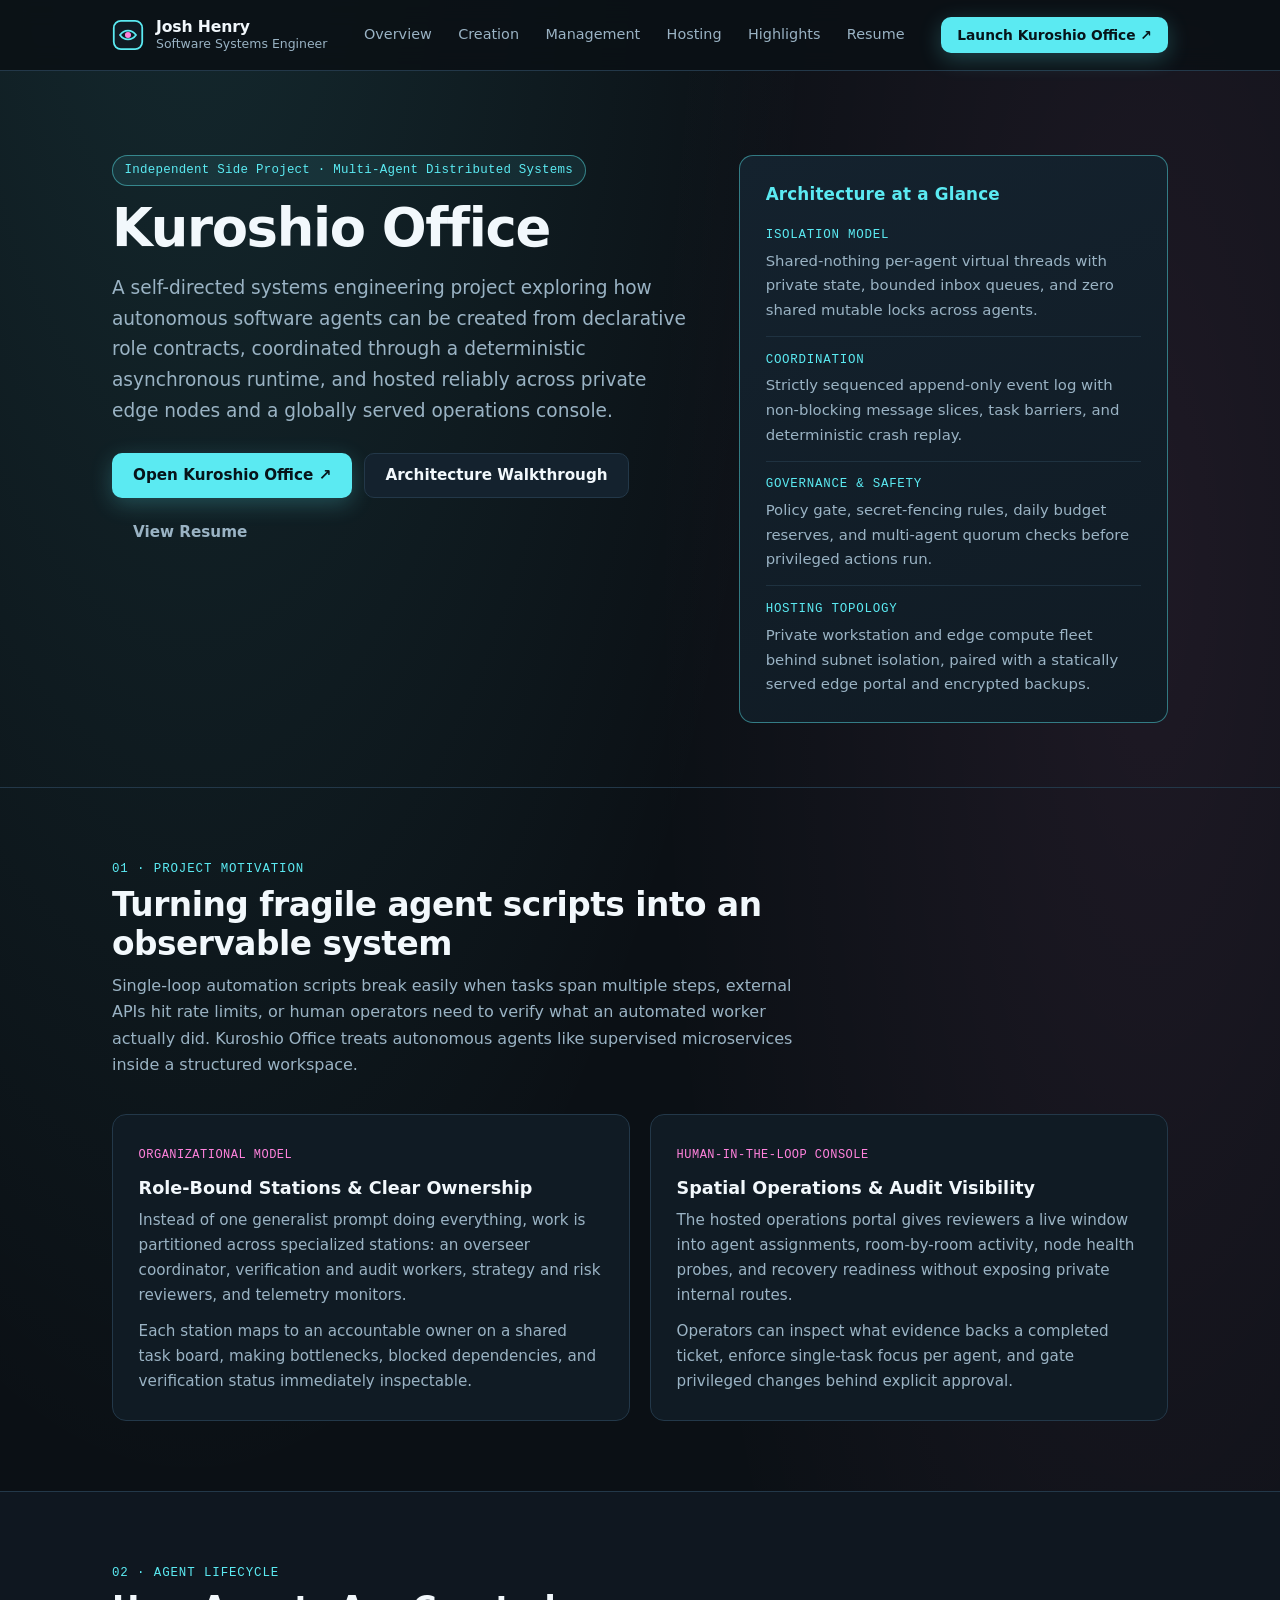
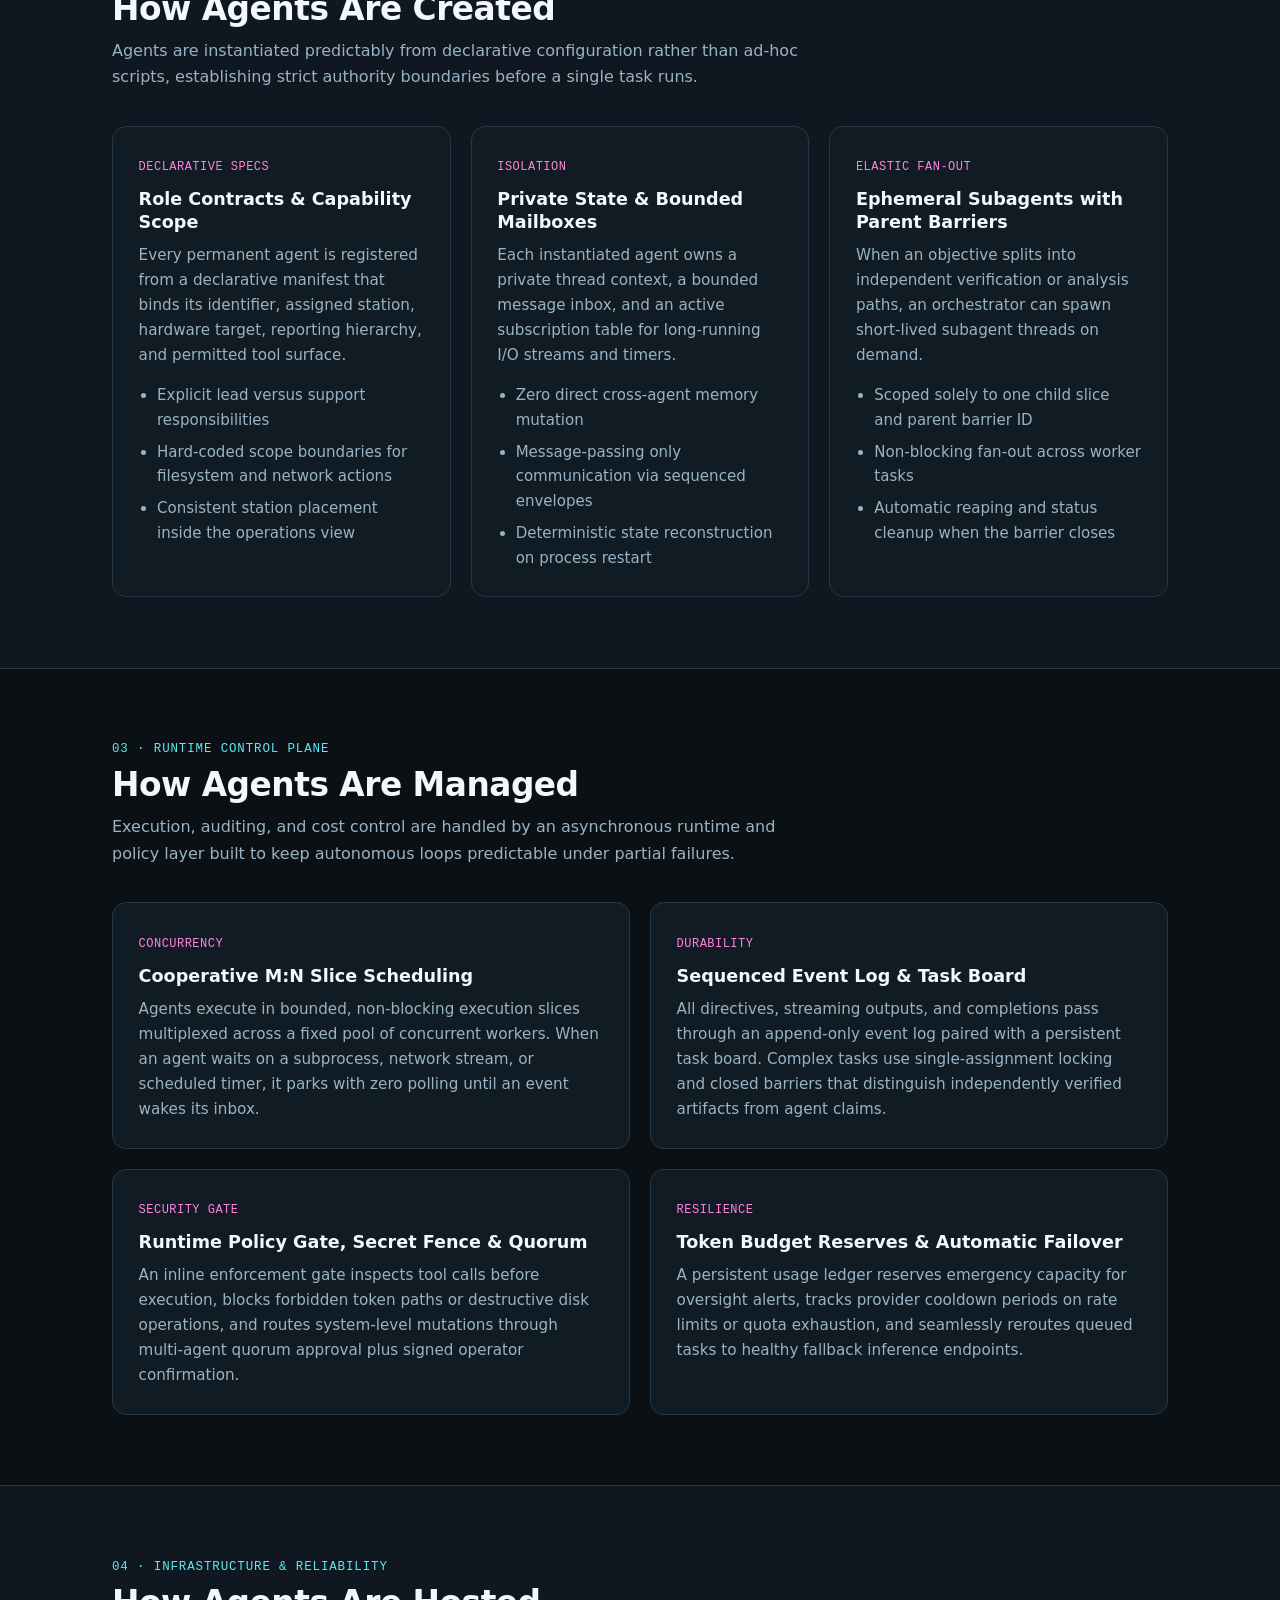
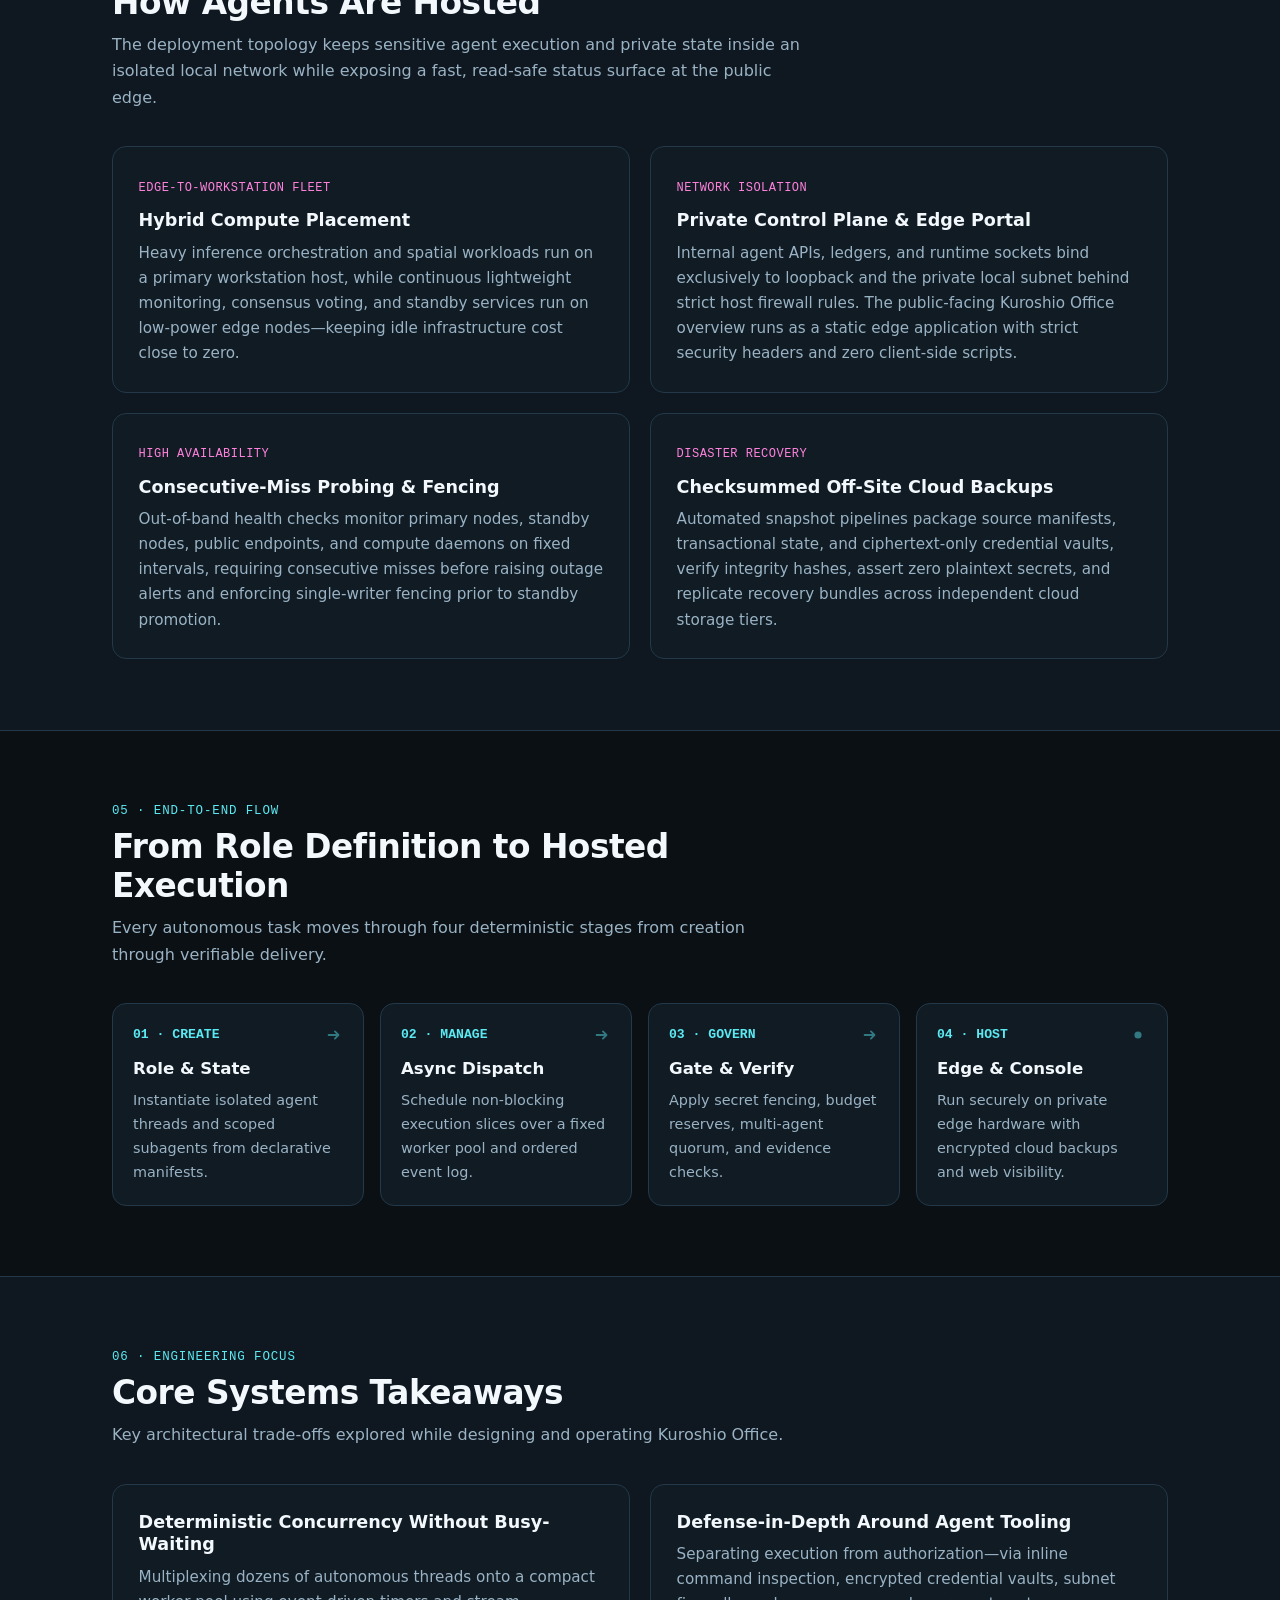
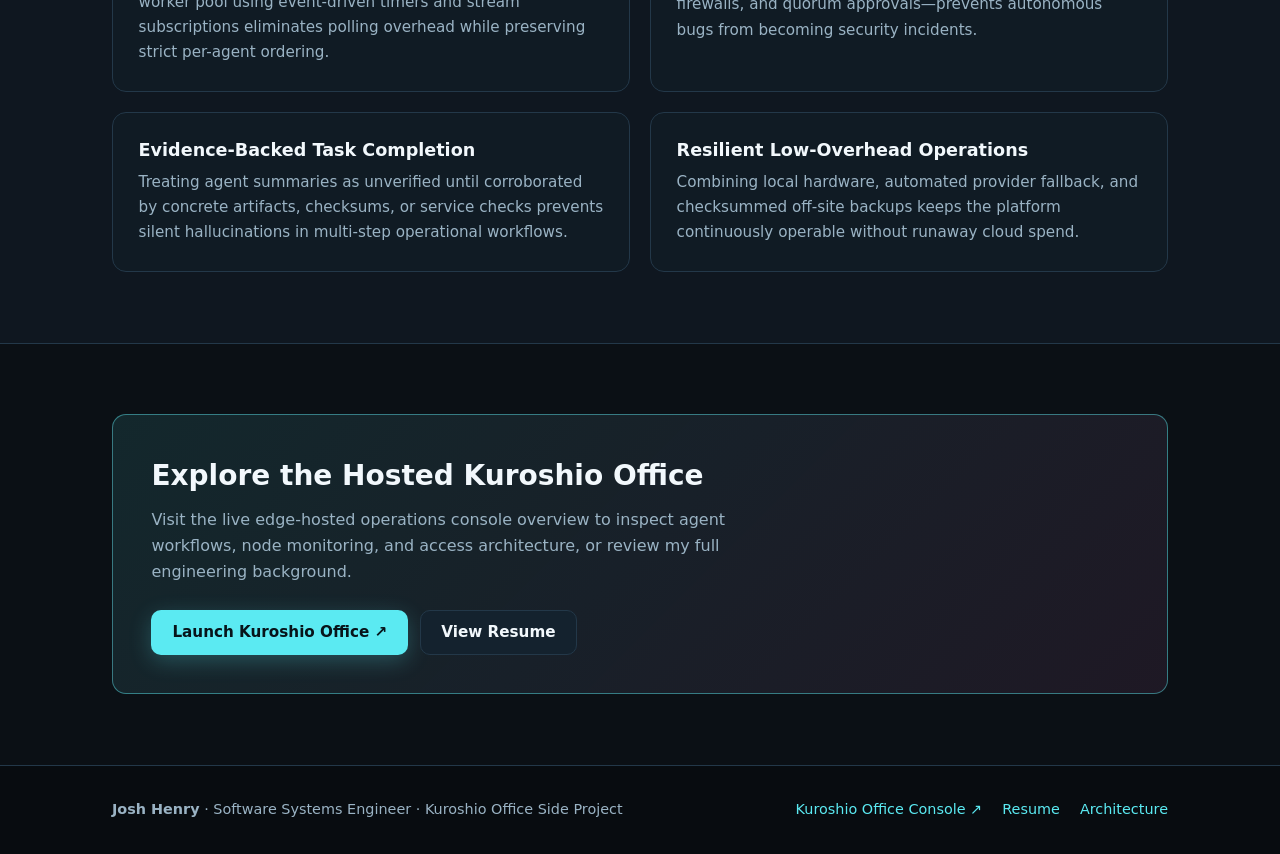
<file: index.html>
<!doctype html>
<html lang="en">
<head>
  <meta charset="utf-8">
  <meta name="viewport" content="width=device-width, initial-scale=1">
  <title>Josh Henry — Kuroshio Office | Autonomous Agent Systems Side Project</title>
  <meta name="description" content="Engineering overview of Kuroshio Office: an independent side project demonstrating how autonomous agents are created, managed, governed, and hosted across edge and web infrastructure.">
  <meta name="theme-color" content="#0b1015">
  <link rel="stylesheet" href="portfolio.css">
</head>
<body>
  <a class="skip-link" href="#main-content">Skip to main content</a>

  <header class="topbar">
    <div class="container topbar-inner">
      <a class="brand" href="#main-content">
        <svg class="brand-mark" viewBox="0 0 36 36" width="32" height="32" aria-hidden="true">
          <rect x="2" y="2" width="32" height="32" rx="8" fill="#101b24" stroke="#5beaf2" stroke-width="2"/>
          <path d="M9 18c4.5-6.5 13.5-6.5 18 0-4.5 6.5-13.5 6.5-18 0z" fill="none" stroke="#5beaf2" stroke-width="2"/>
          <circle cx="18" cy="18" r="3.4" fill="#ff82dc"/>
        </svg>
        <span class="brand-text">
          <strong class="brand-name">Josh Henry</strong>
          <small class="brand-sub">Software Systems Engineer</small>
        </span>
      </a>

      <nav class="nav-links" aria-label="Primary navigation">
        <a class="nav-link" href="#overview">Overview</a>
        <a class="nav-link" href="#creation">Creation</a>
        <a class="nav-link" href="#management">Management</a>
        <a class="nav-link" href="#hosting">Hosting</a>
        <a class="nav-link" href="#highlights">Highlights</a>
        <a class="nav-link" href="resume.html">Resume</a>
      </nav>

      <div class="topbar-cta">
        <a class="btn btn-primary btn-sm" href="https://tr7n7t7.com/kuroshio-office" target="_blank" rel="noopener noreferrer">
          Launch Kuroshio Office &#8599;
        </a>
      </div>
    </div>
  </header>

  <main id="main-content">
    <section class="hero" aria-labelledby="hero-title">
      <div class="container hero-grid">
        <div>
          <p class="eyebrow">Independent Side Project &middot; Multi-Agent Distributed Systems</p>
          <h1 id="hero-title">Kuroshio Office</h1>
          <p class="lead">
            A self-directed systems engineering project exploring how autonomous software agents can be
            created from declarative role contracts, coordinated through a deterministic asynchronous runtime,
            and hosted reliably across private edge nodes and a globally served operations console.
          </p>
          <div class="hero-actions">
            <a class="btn btn-primary" href="https://tr7n7t7.com/kuroshio-office" target="_blank" rel="noopener noreferrer">
              Open Kuroshio Office &#8599;
            </a>
            <a class="btn btn-secondary" href="#overview">Architecture Walkthrough</a>
            <a class="btn btn-ghost" href="resume.html">View Resume</a>
          </div>
        </div>

        <aside class="card card-accent summary-card" aria-label="Architecture at a glance">
          <h2>Architecture at a Glance</h2>
          <dl class="spec-list">
            <div class="spec-item">
              <dt>Isolation Model</dt>
              <dd>Shared-nothing per-agent virtual threads with private state, bounded inbox queues, and zero shared mutable locks across agents.</dd>
            </div>
            <div class="spec-item">
              <dt>Coordination</dt>
              <dd>Strictly sequenced append-only event log with non-blocking message slices, task barriers, and deterministic crash replay.</dd>
            </div>
            <div class="spec-item">
              <dt>Governance &amp; Safety</dt>
              <dd>Policy gate, secret-fencing rules, daily budget reserves, and multi-agent quorum checks before privileged actions run.</dd>
            </div>
            <div class="spec-item">
              <dt>Hosting Topology</dt>
              <dd>Private workstation and edge compute fleet behind subnet isolation, paired with a statically served edge portal and encrypted backups.</dd>
            </div>
          </dl>
        </aside>
      </div>
    </section>

    <section class="section" id="overview" aria-labelledby="overview-title">
      <div class="container">
        <div class="section-head">
          <span class="section-kicker">01 &middot; Project Motivation</span>
          <h2 id="overview-title">Turning fragile agent scripts into an observable system</h2>
          <p>
            Single-loop automation scripts break easily when tasks span multiple steps, external APIs hit rate
            limits, or human operators need to verify what an automated worker actually did. Kuroshio Office
            treats autonomous agents like supervised microservices inside a structured workspace.
          </p>
        </div>

        <div class="grid-2">
          <article class="card">
            <span class="card-tag">ORGANIZATIONAL MODEL</span>
            <h3>Role-Bound Stations &amp; Clear Ownership</h3>
            <p>
              Instead of one generalist prompt doing everything, work is partitioned across specialized
              stations: an overseer coordinator, verification and audit workers, strategy and risk reviewers,
              and telemetry monitors.
            </p>
            <p>
              Each station maps to an accountable owner on a shared task board, making bottlenecks, blocked
              dependencies, and verification status immediately inspectable.
            </p>
          </article>

          <article class="card">
            <span class="card-tag">HUMAN-IN-THE-LOOP CONSOLE</span>
            <h3>Spatial Operations &amp; Audit Visibility</h3>
            <p>
              The hosted operations portal gives reviewers a live window into agent assignments, room-by-room
              activity, node health probes, and recovery readiness without exposing private internal routes.
            </p>
            <p>
              Operators can inspect what evidence backs a completed ticket, enforce single-task focus per
              agent, and gate privileged changes behind explicit approval.
            </p>
          </article>
        </div>
      </div>
    </section>

    <section class="section section-alt" id="creation" aria-labelledby="creation-title">
      <div class="container">
        <div class="section-head">
          <span class="section-kicker">02 &middot; Agent Lifecycle</span>
          <h2 id="creation-title">How Agents Are Created</h2>
          <p>
            Agents are instantiated predictably from declarative configuration rather than ad-hoc scripts,
            establishing strict authority boundaries before a single task runs.
          </p>
        </div>

        <div class="grid-3">
          <article class="card">
            <span class="card-tag">DECLARATIVE SPECS</span>
            <h3>Role Contracts &amp; Capability Scope</h3>
            <p>
              Every permanent agent is registered from a declarative manifest that binds its identifier,
              assigned station, hardware target, reporting hierarchy, and permitted tool surface.
            </p>
            <ul class="feature-list">
              <li>Explicit lead versus support responsibilities</li>
              <li>Hard-coded scope boundaries for filesystem and network actions</li>
              <li>Consistent station placement inside the operations view</li>
            </ul>
          </article>

          <article class="card">
            <span class="card-tag">ISOLATION</span>
            <h3>Private State &amp; Bounded Mailboxes</h3>
            <p>
              Each instantiated agent owns a private thread context, a bounded message inbox, and an
              active subscription table for long-running I/O streams and timers.
            </p>
            <ul class="feature-list">
              <li>Zero direct cross-agent memory mutation</li>
              <li>Message-passing only communication via sequenced envelopes</li>
              <li>Deterministic state reconstruction on process restart</li>
            </ul>
          </article>

          <article class="card">
            <span class="card-tag">ELASTIC FAN-OUT</span>
            <h3>Ephemeral Subagents with Parent Barriers</h3>
            <p>
              When an objective splits into independent verification or analysis paths, an orchestrator can
              spawn short-lived subagent threads on demand.
            </p>
            <ul class="feature-list">
              <li>Scoped solely to one child slice and parent barrier ID</li>
              <li>Non-blocking fan-out across worker tasks</li>
              <li>Automatic reaping and status cleanup when the barrier closes</li>
            </ul>
          </article>
        </div>
      </div>
    </section>

    <section class="section" id="management" aria-labelledby="management-title">
      <div class="container">
        <div class="section-head">
          <span class="section-kicker">03 &middot; Runtime Control Plane</span>
          <h2 id="management-title">How Agents Are Managed</h2>
          <p>
            Execution, auditing, and cost control are handled by an asynchronous runtime and policy layer
            built to keep autonomous loops predictable under partial failures.
          </p>
        </div>

        <div class="grid-2">
          <article class="card">
            <span class="card-tag">CONCURRENCY</span>
            <h3>Cooperative M:N Slice Scheduling</h3>
            <p>
              Agents execute in bounded, non-blocking execution slices multiplexed across a fixed pool of
              concurrent workers. When an agent waits on a subprocess, network stream, or scheduled timer,
              it parks with zero polling until an event wakes its inbox.
            </p>
          </article>

          <article class="card">
            <span class="card-tag">DURABILITY</span>
            <h3>Sequenced Event Log &amp; Task Board</h3>
            <p>
              All directives, streaming outputs, and completions pass through an append-only event log paired
              with a persistent task board. Complex tasks use single-assignment locking and closed barriers
              that distinguish independently verified artifacts from agent claims.
            </p>
          </article>

          <article class="card">
            <span class="card-tag">SECURITY GATE</span>
            <h3>Runtime Policy Gate, Secret Fence &amp; Quorum</h3>
            <p>
              An inline enforcement gate inspects tool calls before execution, blocks forbidden token paths
              or destructive disk operations, and routes system-level mutations through multi-agent quorum
              approval plus signed operator confirmation.
            </p>
          </article>

          <article class="card">
            <span class="card-tag">RESILIENCE</span>
            <h3>Token Budget Reserves &amp; Automatic Failover</h3>
            <p>
              A persistent usage ledger reserves emergency capacity for oversight alerts, tracks provider
              cooldown periods on rate limits or quota exhaustion, and seamlessly reroutes queued tasks to
              healthy fallback inference endpoints.
            </p>
          </article>
        </div>
      </div>
    </section>

    <section class="section section-alt" id="hosting" aria-labelledby="hosting-title">
      <div class="container">
        <div class="section-head">
          <span class="section-kicker">04 &middot; Infrastructure &amp; Reliability</span>
          <h2 id="hosting-title">How Agents Are Hosted</h2>
          <p>
            The deployment topology keeps sensitive agent execution and private state inside an isolated
            local network while exposing a fast, read-safe status surface at the public edge.
          </p>
        </div>

        <div class="grid-2">
          <article class="card">
            <span class="card-tag">EDGE-TO-WORKSTATION FLEET</span>
            <h3>Hybrid Compute Placement</h3>
            <p>
              Heavy inference orchestration and spatial workloads run on a primary workstation host, while
              continuous lightweight monitoring, consensus voting, and standby services run on low-power
              edge nodes—keeping idle infrastructure cost close to zero.
            </p>
          </article>

          <article class="card">
            <span class="card-tag">NETWORK ISOLATION</span>
            <h3>Private Control Plane &amp; Edge Portal</h3>
            <p>
              Internal agent APIs, ledgers, and runtime sockets bind exclusively to loopback and the private
              local subnet behind strict host firewall rules. The public-facing Kuroshio Office overview
              runs as a static edge application with strict security headers and zero client-side scripts.
            </p>
          </article>

          <article class="card">
            <span class="card-tag">HIGH AVAILABILITY</span>
            <h3>Consecutive-Miss Probing &amp; Fencing</h3>
            <p>
              Out-of-band health checks monitor primary nodes, standby nodes, public endpoints, and compute
              daemons on fixed intervals, requiring consecutive misses before raising outage alerts and
              enforcing single-writer fencing prior to standby promotion.
            </p>
          </article>

          <article class="card">
            <span class="card-tag">DISASTER RECOVERY</span>
            <h3>Checksummed Off-Site Cloud Backups</h3>
            <p>
              Automated snapshot pipelines package source manifests, transactional state, and ciphertext-only
              credential vaults, verify integrity hashes, assert zero plaintext secrets, and replicate
              recovery bundles across independent cloud storage tiers.
            </p>
          </article>
        </div>
      </div>
    </section>

    <section class="section" aria-labelledby="pipeline-title">
      <div class="container">
        <div class="section-head">
          <span class="section-kicker">05 &middot; End-to-End Flow</span>
          <h2 id="pipeline-title">From Role Definition to Hosted Execution</h2>
          <p>
            Every autonomous task moves through four deterministic stages from creation through verifiable
            delivery.
          </p>
        </div>

        <div class="pipeline">
          <article class="pipeline-step">
            <div class="pipeline-num">
              <span>01 &middot; CREATE</span>
              <svg class="pipeline-arrow" viewBox="0 0 20 20" width="18" height="18" aria-hidden="true">
                <path d="M4 10h11m-4-4l4 4-4 4" fill="none" stroke="currentColor" stroke-width="2" stroke-linecap="round" stroke-linejoin="round"/>
              </svg>
            </div>
            <h3>Role &amp; State</h3>
            <p>Instantiate isolated agent threads and scoped subagents from declarative manifests.</p>
          </article>

          <article class="pipeline-step">
            <div class="pipeline-num">
              <span>02 &middot; MANAGE</span>
              <svg class="pipeline-arrow" viewBox="0 0 20 20" width="18" height="18" aria-hidden="true">
                <path d="M4 10h11m-4-4l4 4-4 4" fill="none" stroke="currentColor" stroke-width="2" stroke-linecap="round" stroke-linejoin="round"/>
              </svg>
            </div>
            <h3>Async Dispatch</h3>
            <p>Schedule non-blocking execution slices over a fixed worker pool and ordered event log.</p>
          </article>

          <article class="pipeline-step">
            <div class="pipeline-num">
              <span>03 &middot; GOVERN</span>
              <svg class="pipeline-arrow" viewBox="0 0 20 20" width="18" height="18" aria-hidden="true">
                <path d="M4 10h11m-4-4l4 4-4 4" fill="none" stroke="currentColor" stroke-width="2" stroke-linecap="round" stroke-linejoin="round"/>
              </svg>
            </div>
            <h3>Gate &amp; Verify</h3>
            <p>Apply secret fencing, budget reserves, multi-agent quorum, and evidence checks.</p>
          </article>

          <article class="pipeline-step">
            <div class="pipeline-num">
              <span>04 &middot; HOST</span>
              <svg class="pipeline-arrow" viewBox="0 0 20 20" width="18" height="18" aria-hidden="true">
                <circle cx="10" cy="10" r="4" fill="currentColor"/>
              </svg>
            </div>
            <h3>Edge &amp; Console</h3>
            <p>Run securely on private edge hardware with encrypted cloud backups and web visibility.</p>
          </article>
        </div>
      </div>
    </section>

    <section class="section section-alt" id="highlights" aria-labelledby="highlights-title">
      <div class="container">
        <div class="section-head">
          <span class="section-kicker">06 &middot; Engineering Focus</span>
          <h2 id="highlights-title">Core Systems Takeaways</h2>
          <p>
            Key architectural trade-offs explored while designing and operating Kuroshio Office.
          </p>
        </div>

        <div class="grid-2">
          <article class="card">
            <h3>Deterministic Concurrency Without Busy-Waiting</h3>
            <p>
              Multiplexing dozens of autonomous threads onto a compact worker pool using event-driven timers
              and stream subscriptions eliminates polling overhead while preserving strict per-agent ordering.
            </p>
          </article>

          <article class="card">
            <h3>Defense-in-Depth Around Agent Tooling</h3>
            <p>
              Separating execution from authorization—via inline command inspection, encrypted credential
              vaults, subnet firewalls, and quorum approvals—prevents autonomous bugs from becoming security
              incidents.
            </p>
          </article>

          <article class="card">
            <h3>Evidence-Backed Task Completion</h3>
            <p>
              Treating agent summaries as unverified until corroborated by concrete artifacts, checksums, or
              service checks prevents silent hallucinations in multi-step operational workflows.
            </p>
          </article>

          <article class="card">
            <h3>Resilient Low-Overhead Operations</h3>
            <p>
              Combining local hardware, automated provider fallback, and checksummed off-site backups keeps
              the platform continuously operable without runaway cloud spend.
            </p>
          </article>
        </div>
      </div>
    </section>

    <section class="section" aria-label="Launch Kuroshio Office">
      <div class="container">
        <div class="cta-banner">
          <div class="cta-copy">
            <h2>Explore the Hosted Kuroshio Office</h2>
            <p>
              Visit the live edge-hosted operations console overview to inspect agent workflows, node
              monitoring, and access architecture, or review my full engineering background.
            </p>
          </div>
          <div class="cta-actions">
            <a class="btn btn-primary" href="https://tr7n7t7.com/kuroshio-office" target="_blank" rel="noopener noreferrer">
              Launch Kuroshio Office &#8599;
            </a>
            <a class="btn btn-secondary" href="resume.html">View Resume</a>
          </div>
        </div>
      </div>
    </section>
  </main>

  <footer class="site-footer">
    <div class="container footer-inner">
      <div>
        <strong>Josh Henry</strong> &middot; Software Systems Engineer &middot; Kuroshio Office Side Project
      </div>
      <div class="footer-links">
        <a href="https://tr7n7t7.com/kuroshio-office" target="_blank" rel="noopener noreferrer">Kuroshio Office Console &#8599;</a>
        <a href="resume.html">Resume</a>
        <a href="#overview">Architecture</a>
      </div>
    </div>
  </footer>
</body>
</html>
</file>
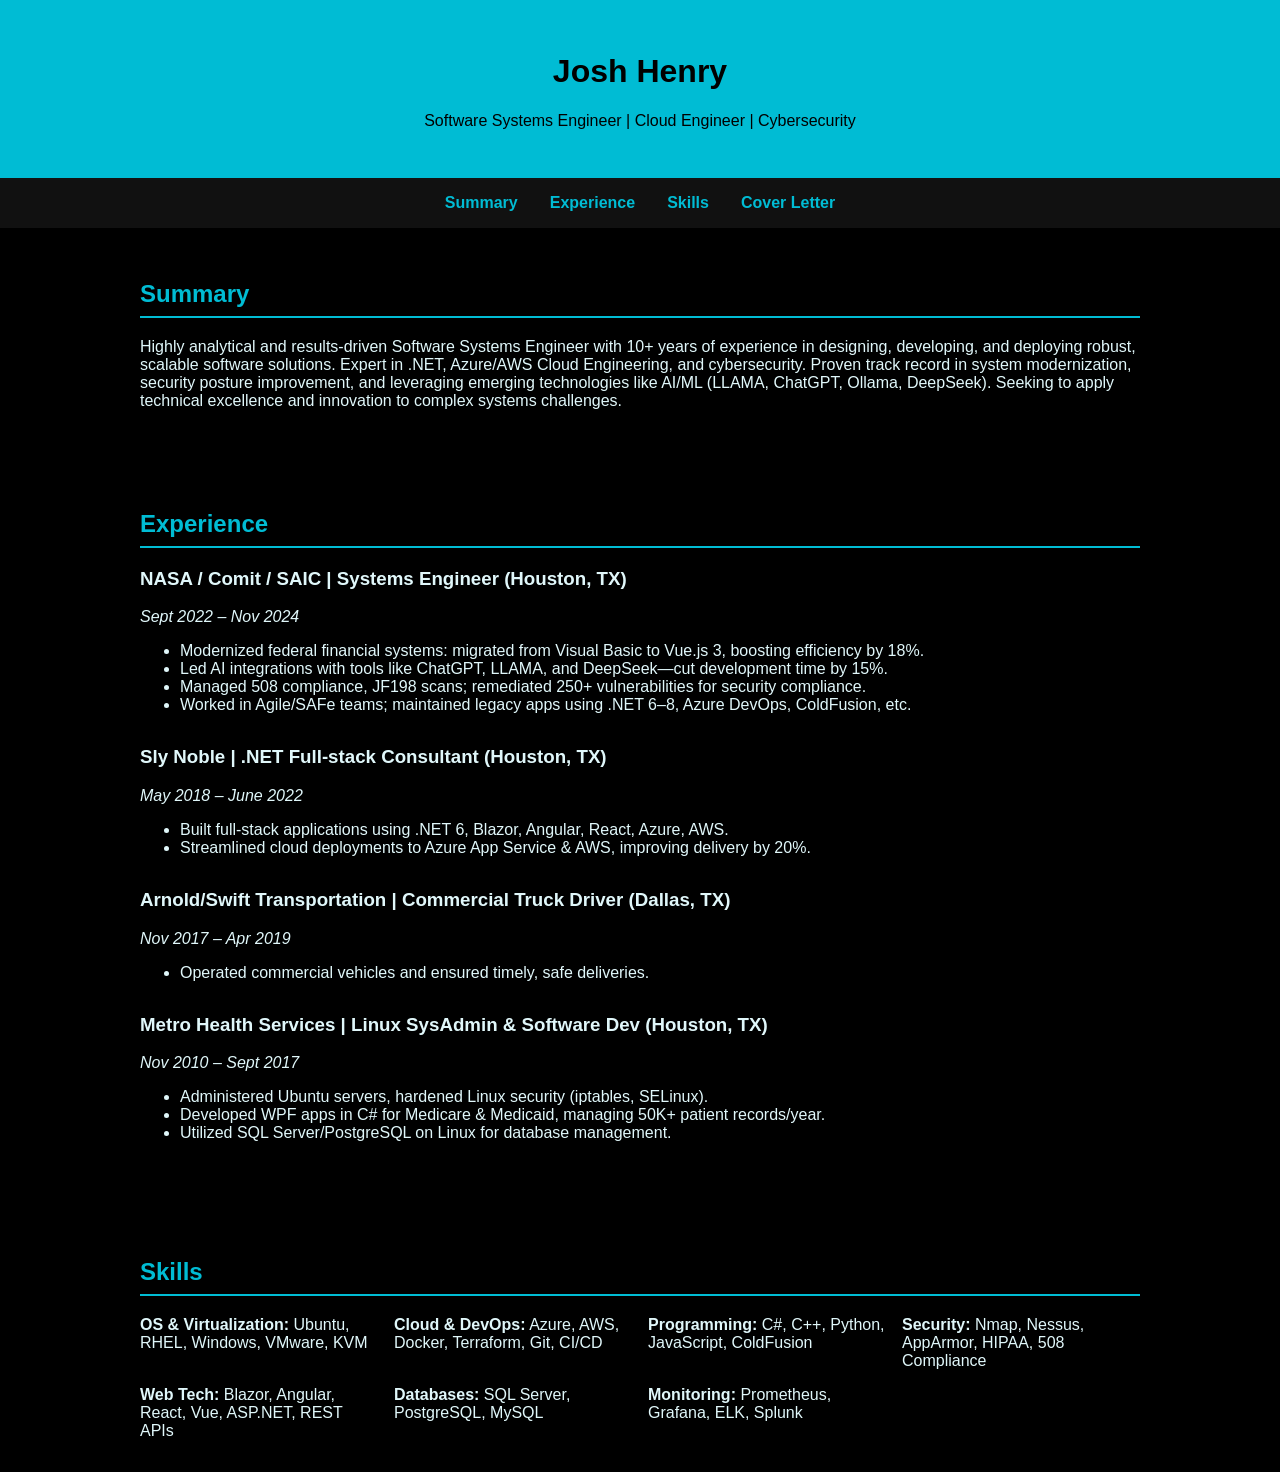
<file: resume.html>
<!DOCTYPE html>
<html lang="en">
<head>
  <meta charset="UTF-8" />
  <meta name="viewport" content="width=device-width, initial-scale=1.0"/>
  <title>Josh Henry – Software Systems Engineer</title>
  <style>
    body {
      margin: 0;
      font-family: 'Segoe UI', sans-serif;
      background-color: #000;
      color: #e0f7fa;
    }
    header {
      background-color: #00bcd4;
      padding: 2rem;
      text-align: center;
      color: #000;
    }
    nav {
      display: flex;
      justify-content: center;
      background-color: #111;
      padding: 1rem 0;
      position: sticky;
      top: 0;
      z-index: 100;
    }
    nav a {
      color: #00bcd4;
      text-decoration: none;
      margin: 0 1rem;
      font-weight: bold;
      transition: color 0.3s;
    }
    nav a:hover {
      color: #ffffff;
    }
    section {
      padding: 2rem;
      max-width: 1000px;
      margin: auto;
    }
    h2 {
      color: #00bcd4;
      border-bottom: 2px solid #00bcd4;
      padding-bottom: 0.5rem;
    }
    .job {
      margin-bottom: 2rem;
    }
    .skills-grid {
      display: grid;
      grid-template-columns: repeat(auto-fit, minmax(220px, 1fr));
      gap: 1rem;
      margin-top: 1rem;
    }
    footer {
      background-color: #111;
      color: #888;
      text-align: center;
      padding: 1rem;
      font-size: 0.9rem;
    }
  </style>
</head>
<body>
  <header>
    <h1>Josh Henry</h1>
    <p>Software Systems Engineer | Cloud Engineer | Cybersecurity</p>
  </header>

  <nav>
    <a href="#summary">Summary</a>
    <a href="#experience">Experience</a>
    <a href="#skills">Skills</a>
    <a href="#coverletter">Cover Letter</a>
  </nav>

  <section id="summary">
    <h2>Summary</h2>
    <p>
      Highly analytical and results-driven Software Systems Engineer with 10+ years of experience in designing, developing, and deploying robust, scalable software solutions. Expert in .NET, Azure/AWS Cloud Engineering, and cybersecurity. Proven track record in system modernization, security posture improvement, and leveraging emerging technologies like AI/ML (LLAMA, ChatGPT, Ollama, DeepSeek). Seeking to apply technical excellence and innovation to complex systems challenges.
    </p>
  </section>

  <section id="experience">
    <h2>Experience</h2>

    <div class="job">
      <h3>NASA / Comit / SAIC | Systems Engineer (Houston, TX)</h3>
      <p><em>Sept 2022 – Nov 2024</em></p>
      <ul>
        <li>Modernized federal financial systems: migrated from Visual Basic to Vue.js 3, boosting efficiency by 18%.</li>
        <li>Led AI integrations with tools like ChatGPT, LLAMA, and DeepSeek—cut development time by 15%.</li>
        <li>Managed 508 compliance, JF198 scans; remediated 250+ vulnerabilities for security compliance.</li>
        <li>Worked in Agile/SAFe teams; maintained legacy apps using .NET 6–8, Azure DevOps, ColdFusion, etc.</li>
      </ul>
    </div>

    <div class="job">
      <h3>Sly Noble | .NET Full-stack Consultant (Houston, TX)</h3>
      <p><em>May 2018 – June 2022</em></p>
      <ul>
        <li>Built full-stack applications using .NET 6, Blazor, Angular, React, Azure, AWS.</li>
        <li>Streamlined cloud deployments to Azure App Service & AWS, improving delivery by 20%.</li>
      </ul>
    </div>

    <div class="job">
      <h3>Arnold/Swift Transportation | Commercial Truck Driver (Dallas, TX)</h3>
      <p><em>Nov 2017 – Apr 2019</em></p>
      <ul>
        <li>Operated commercial vehicles and ensured timely, safe deliveries.</li>
      </ul>
    </div>

    <div class="job">
      <h3>Metro Health Services | Linux SysAdmin & Software Dev (Houston, TX)</h3>
      <p><em>Nov 2010 – Sept 2017</em></p>
      <ul>
        <li>Administered Ubuntu servers, hardened Linux security (iptables, SELinux).</li>
        <li>Developed WPF apps in C# for Medicare & Medicaid, managing 50K+ patient records/year.</li>
        <li>Utilized SQL Server/PostgreSQL on Linux for database management.</li>
      </ul>
    </div>
  </section>

  <section id="skills">
    <h2>Skills</h2>
    <div class="skills-grid">
      <div><strong>OS & Virtualization:</strong> Ubuntu, RHEL, Windows, VMware, KVM</div>
      <div><strong>Cloud & DevOps:</strong> Azure, AWS, Docker, Terraform, Git, CI/CD</div>
      <div><strong>Programming:</strong> C#, C++, Python, JavaScript, ColdFusion</div>
      <div><strong>Security:</strong> Nmap, Nessus, AppArmor, HIPAA, 508 Compliance</div>
      <div><strong>Web Tech:</strong> Blazor, Angular, React, Vue, ASP.NET, REST APIs</div>
      <div><strong>Databases:</strong> SQL Server, PostgreSQL, MySQL</div>
      <div><strong>Monitoring:</strong> Prometheus, Grafana, ELK, Splunk</div>
      <div><strong
</file>
<file: portfolio.css>
/* Kuroshio Office — Systems Architecture Portfolio Stylesheet */

:root {
  --bg: #0b1015;
  --bg-alt: #0f1720;
  --surface: #101b24;
  --surface-elevated: #14222e;
  --border: #233849;
  --border-accent: rgba(91, 234, 242, 0.45);
  --text: #f2f8fc;
  --text-muted: #9ab3c4;
  --accent: #5beaf2;
  --accent-strong: #8cf2f7;
  --accent-ink: #07141a;
  --highlight: #ff82dc;
  --radius: 14px;
  --radius-sm: 10px;
  --max-w: 1120px;
  --font-sans: system-ui, -apple-system, BlinkMacSystemFont, "Segoe UI", Roboto, Helvetica, Arial, sans-serif;
  --font-mono: ui-monospace, SFMono-Regular, Menlo, Monaco, Consolas, "Liberation Mono", monospace;
}

*,
*::before,
*::after {
  box-sizing: border-box;
}

html {
  scroll-behavior: smooth;
}

body {
  margin: 0;
  font-family: var(--font-sans);
  font-size: 1rem;
  line-height: 1.65;
  color: var(--text);
  background-color: var(--bg);
  background-image:
    radial-gradient(ellipse 70% 45% at 15% -5%, rgba(91, 234, 242, 0.12), transparent 70%),
    radial-gradient(ellipse 60% 45% at 90% 10%, rgba(255, 130, 220, 0.08), transparent 65%);
  -webkit-font-smoothing: antialiased;
}

a {
  color: var(--accent);
  text-decoration: none;
}

a:hover {
  color: var(--accent-strong);
}

:focus-visible {
  outline: 2px solid var(--accent);
  outline-offset: 3px;
  border-radius: 4px;
}

.skip-link {
  position: absolute;
  left: -9999px;
  top: 0;
  background: var(--accent);
  color: var(--accent-ink);
  font-weight: 700;
  padding: 0.65rem 1rem;
  z-index: 200;
}

.skip-link:focus {
  left: 1rem;
  top: 1rem;
}

.container {
  width: 100%;
  max-width: var(--max-w);
  margin: 0 auto;
  padding: 0 clamp(1.1rem, 3vw, 2rem);
}

/* Header & Navigation */
.topbar {
  position: sticky;
  top: 0;
  z-index: 100;
  background: rgba(11, 16, 21, 0.88);
  backdrop-filter: blur(12px);
  border-bottom: 1px solid var(--border);
}

.topbar-inner {
  display: flex;
  align-items: center;
  justify-content: space-between;
  gap: 1rem;
  min-height: 4.35rem;
  flex-wrap: wrap;
  padding-top: 0.5rem;
  padding-bottom: 0.5rem;
}

.brand {
  display: inline-flex;
  align-items: center;
  gap: 0.75rem;
  color: var(--text);
}

.brand:hover {
  color: var(--text);
}

.brand-mark {
  flex-shrink: 0;
}

.brand-text {
  display: flex;
  flex-direction: column;
  line-height: 1.2;
}

.brand-name {
  font-size: 0.98rem;
  font-weight: 700;
  letter-spacing: -0.01em;
}

.brand-sub {
  font-size: 0.78rem;
  color: var(--text-muted);
}

.nav-links {
  display: flex;
  align-items: center;
  gap: 0.25rem;
  flex-wrap: wrap;
}

.nav-link {
  color: var(--text-muted);
  font-size: 0.9rem;
  font-weight: 500;
  padding: 0.42rem 0.7rem;
  border-radius: 8px;
  transition: color 0.16s ease, background-color 0.16s ease;
}

.nav-link:hover {
  color: var(--text);
  background: rgba(91, 234, 242, 0.08);
}

.topbar-cta {
  display: inline-flex;
  align-items: center;
  gap: 0.5rem;
}

/* Buttons */
.btn {
  display: inline-flex;
  align-items: center;
  justify-content: center;
  gap: 0.45rem;
  font-weight: 600;
  font-size: 0.95rem;
  line-height: 1.2;
  padding: 0.78rem 1.25rem;
  border-radius: var(--radius-sm);
  border: 1px solid transparent;
  transition: transform 0.16s ease, background-color 0.16s ease, border-color 0.16s ease, box-shadow 0.16s ease;
  white-space: nowrap;
}

.btn-sm {
  font-size: 0.86rem;
  padding: 0.55rem 0.95rem;
}

.btn-primary {
  background: var(--accent);
  color: var(--accent-ink);
  box-shadow: 0 6px 22px rgba(91, 234, 242, 0.24);
}

.btn-primary:hover {
  background: var(--accent-strong);
  color: var(--accent-ink);
  transform: translateY(-1px);
  box-shadow: 0 10px 26px rgba(91, 234, 242, 0.34);
}

.btn-secondary {
  background: var(--surface-elevated);
  color: var(--text);
  border-color: var(--border);
}

.btn-secondary:hover {
  color: var(--accent-strong);
  border-color: var(--border-accent);
  background: rgba(91, 234, 242, 0.08);
}

.btn-ghost {
  background: transparent;
  color: var(--text-muted);
  border-color: transparent;
}

.btn-ghost:hover {
  color: var(--text);
  background: rgba(255, 255, 255, 0.05);
}

/* Hero Section */
.hero {
  padding: clamp(3rem, 7vw, 5.25rem) 0 clamp(2.5rem, 5vw, 4rem);
  border-bottom: 1px solid var(--border);
}

.hero-grid {
  display: grid;
  grid-template-columns: minmax(0, 1.35fr) minmax(0, 1fr);
  gap: clamp(1.5rem, 4vw, 3rem);
  align-items: start;
}

.eyebrow {
  display: inline-block;
  margin: 0 0 0.85rem;
  padding: 0.26rem 0.72rem;
  border-radius: 999px;
  border: 1px solid var(--border-accent);
  background: rgba(91, 234, 242, 0.09);
  color: var(--accent);
  font-family: var(--font-mono);
  font-size: 0.78rem;
  letter-spacing: 0.02em;
}

h1 {
  margin: 0 0 1rem;
  font-size: clamp(2.15rem, 4.6vw, 3.3rem);
  line-height: 1.1;
  letter-spacing: -0.025em;
}

.lead {
  margin: 0 0 1.65rem;
  font-size: clamp(1.04rem, 1.45vw, 1.16rem);
  color: var(--text-muted);
  max-width: 62ch;
}

.hero-actions {
  display: flex;
  flex-wrap: wrap;
  gap: 0.75rem;
  align-items: center;
}

/* Cards & Grids */
.card {
  background: var(--surface);
  border: 1px solid var(--border);
  border-radius: var(--radius);
  padding: clamp(1.2rem, 2.5vw, 1.6rem);
}

.card-accent {
  border-color: var(--border-accent);
  background: linear-gradient(160deg, var(--surface-elevated), var(--surface));
}

.summary-card h2 {
  margin: 0 0 1rem;
  font-size: 1.05rem;
  color: var(--accent);
  letter-spacing: 0.01em;
}

.spec-list {
  margin: 0;
  display: grid;
  gap: 0.85rem;
}

.spec-item {
  padding-top: 0.8rem;
  border-top: 1px solid rgba(35, 56, 73, 0.75);
}

.spec-item:first-child {
  padding-top: 0;
  border-top: 0;
}

.spec-item dt {
  font-family: var(--font-mono);
  font-size: 0.78rem;
  text-transform: uppercase;
  letter-spacing: 0.06em;
  color: var(--accent);
  margin-bottom: 0.2rem;
}

.spec-item dd {
  margin: 0;
  font-size: 0.93rem;
  color: var(--text-muted);
}

/* Sections */
.section {
  padding: clamp(2.75rem, 5.5vw, 4.4rem) 0;
}

.section-alt {
  background: var(--bg-alt);
  border-top: 1px solid var(--border);
  border-bottom: 1px solid var(--border);
}

.section-head {
  margin-bottom: clamp(1.5rem, 3vw, 2.2rem);
  max-width: 68ch;
}

.section-kicker {
  display: block;
  font-family: var(--font-mono);
  font-size: 0.78rem;
  letter-spacing: 0.07em;
  text-transform: uppercase;
  color: var(--accent);
  margin-bottom: 0.4rem;
}

.section-head h2 {
  margin: 0 0 0.55rem;
  font-size: clamp(1.5rem, 2.8vw, 2.05rem);
  line-height: 1.2;
  letter-spacing: -0.015em;
}

.section-head p {
  margin: 0;
  color: var(--text-muted);
}

.grid-2 {
  display: grid;
  grid-template-columns: repeat(2, minmax(0, 1fr));
  gap: 1.25rem;
}

.grid-3 {
  display: grid;
  grid-template-columns: repeat(3, minmax(0, 1fr));
  gap: 1.25rem;
}

.card h3 {
  margin: 0 0 0.55rem;
  font-size: 1.1rem;
  line-height: 1.3;
  color: var(--text);
}

.card p {
  margin: 0;
  color: var(--text-muted);
  font-size: 0.95rem;
}

.card p + p {
  margin-top: 0.65rem;
}

.feature-list {
  margin: 0.9rem 0 0;
  padding-left: 1.15rem;
  color: var(--text-muted);
  font-size: 0.94rem;
}

.feature-list li + li {
  margin-top: 0.45rem;
}

.card-tag {
  display: inline-block;
  margin-bottom: 0.65rem;
  font-family: var(--font-mono);
  font-size: 0.75rem;
  color: var(--highlight);
  letter-spacing: 0.04em;
}

/* Visual 4-Stage Pipeline */
.pipeline {
  display: grid;
  grid-template-columns: repeat(4, minmax(0, 1fr));
  gap: 1rem;
  align-items: stretch;
}

.pipeline-step {
  position: relative;
  background: var(--surface);
  border: 1px solid var(--border);
  border-radius: var(--radius);
  padding: 1.25rem;
  display: flex;
  flex-direction: column;
  gap: 0.45rem;
}

.pipeline-num {
  display: inline-flex;
  align-items: center;
  justify-content: space-between;
  font-family: var(--font-mono);
  font-size: 0.82rem;
  font-weight: 700;
  color: var(--accent);
}

.pipeline-arrow {
  color: var(--border-accent);
  flex-shrink: 0;
}

.pipeline-step h3 {
  margin: 0.1rem 0 0;
  font-size: 1.04rem;
}

.pipeline-step p {
  margin: 0;
  font-size: 0.9rem;
  color: var(--text-muted);
}

/* Closing CTA Banner */
.cta-banner {
  background: linear-gradient(135deg, rgba(91, 234, 242, 0.11), rgba(255, 130, 220, 0.08));
  border: 1px solid var(--border-accent);
  border-radius: var(--radius);
  padding: clamp(1.5rem, 3.5vw, 2.4rem);
  display: flex;
  flex-wrap: wrap;
  gap: 1.5rem;
  align-items: center;
  justify-content: space-between;
}

.cta-copy {
  max-width: 60ch;
}

.cta-copy h2 {
  margin: 0 0 0.45rem;
  font-size: clamp(1.35rem, 2.5vw, 1.75rem);
}

.cta-copy p {
  margin: 0;
  color: var(--text-muted);
}

.cta-actions {
  display: flex;
  flex-wrap: wrap;
  gap: 0.75rem;
}

/* Footer */
.site-footer {
  border-top: 1px solid var(--border);
  padding: 2rem 0;
  background: #080c10;
  color: var(--text-muted);
  font-size: 0.9rem;
}

.footer-inner {
  display: flex;
  flex-wrap: wrap;
  justify-content: space-between;
  align-items: center;
  gap: 1rem;
}

.footer-links {
  display: flex;
  flex-wrap: wrap;
  gap: 1.25rem;
}

/* Responsive Breakpoints */
@media (max-width: 960px) {
  .hero-grid {
    grid-template-columns: 1fr;
  }

  .grid-3 {
    grid-template-columns: repeat(2, minmax(0, 1fr));
  }

  .pipeline {
    grid-template-columns: repeat(2, minmax(0, 1fr));
  }
}

@media (max-width: 680px) {
  .grid-2,
  .grid-3,
  .pipeline {
    grid-template-columns: 1fr;
  }

  .nav-links {
    display: none;
  }

  .pipeline-arrow {
    transform: rotate(90deg);
  }
}

@media (prefers-reduced-motion: reduce) {
  html {
    scroll-behavior: auto;
  }

  .btn,
  .nav-link {
    transition: none;
  }

  .btn-primary:hover {
    transform: none;
  }
}
</file>
